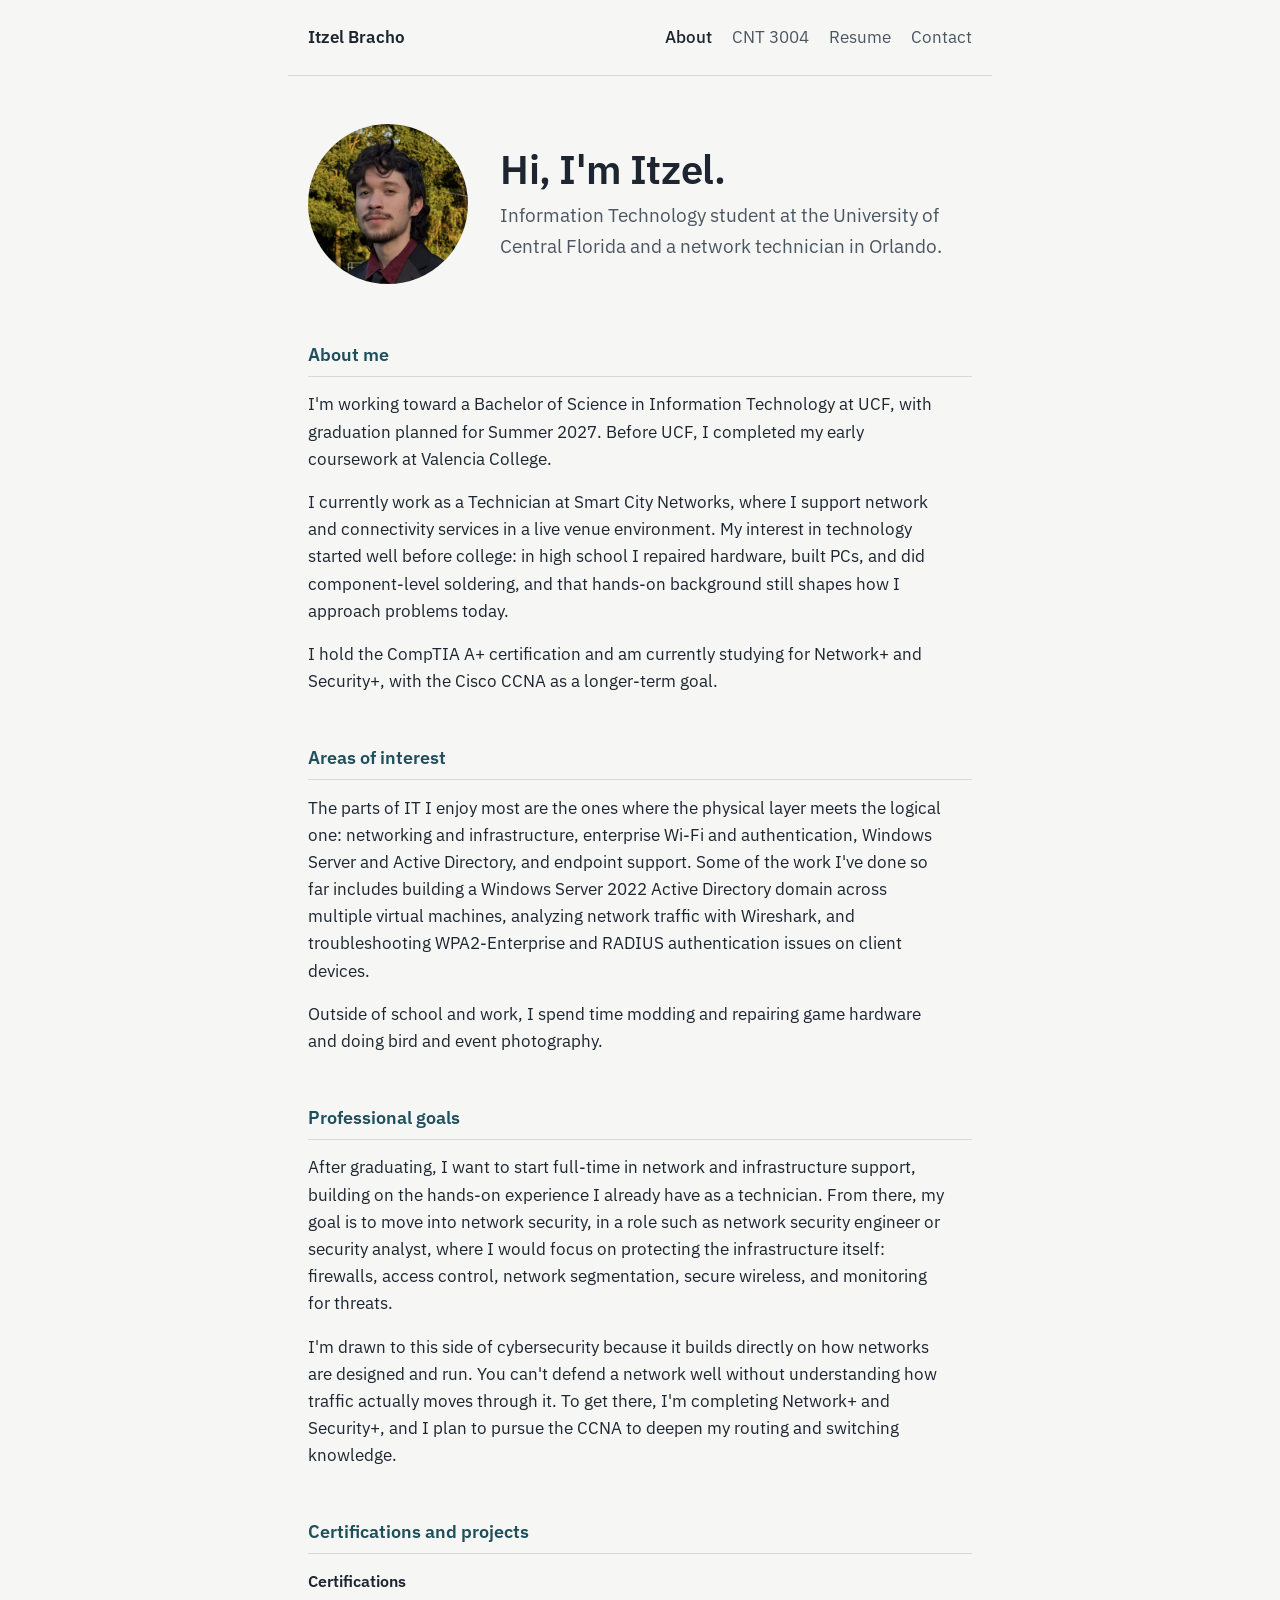
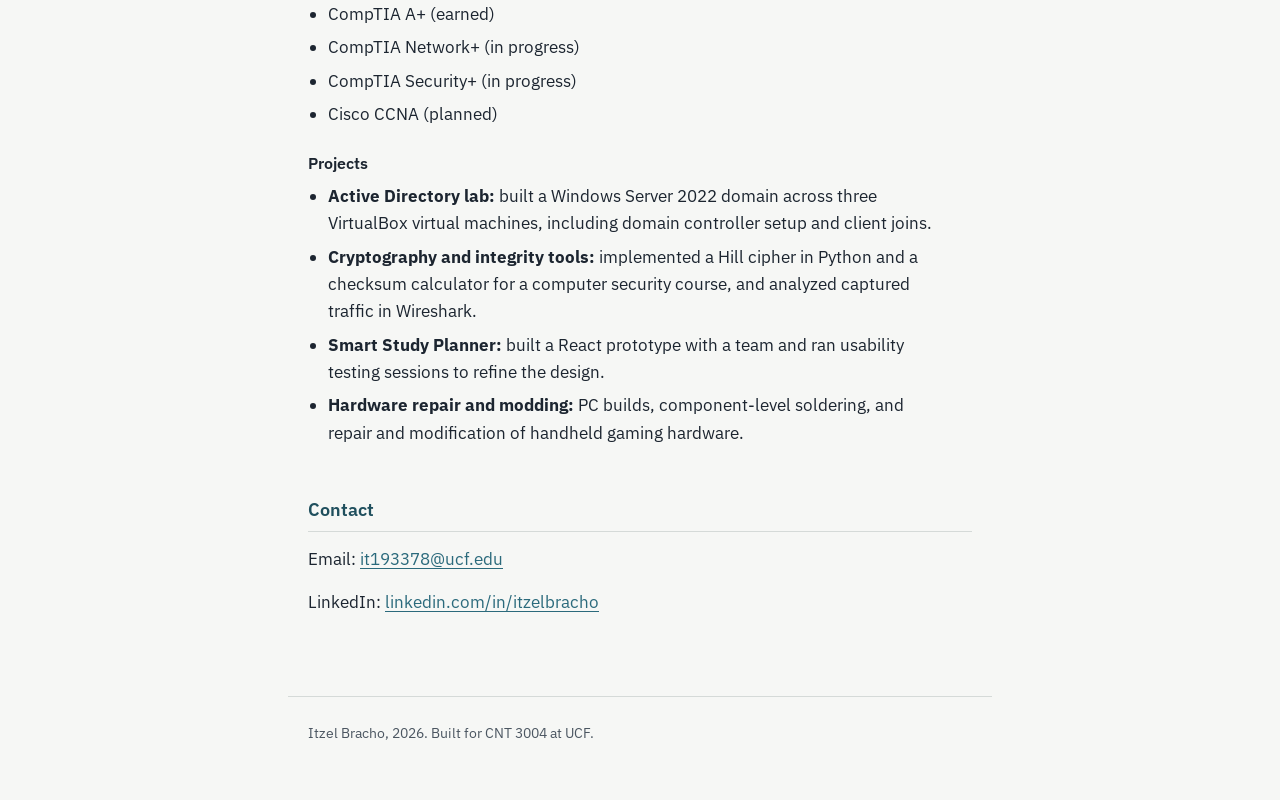
<file: index.html>
<!DOCTYPE html>
<html lang="en">
<head>
  <meta charset="UTF-8">
  <meta name="viewport" content="width=device-width, initial-scale=1">
  <title>Itzel Bracho | IT Student and Technician</title>
  <link rel="preconnect" href="https://fonts.googleapis.com">
  <link href="https://fonts.googleapis.com/css2?family=IBM+Plex+Sans:wght@400;500;600&display=swap" rel="stylesheet">
  <link rel="stylesheet" href="style.css">
</head>
<body>

  <header class="site-header">
    <a class="wordmark" href="index.html">Itzel Bracho</a>
    <nav>
      <a href="index.html" aria-current="page">About</a>
      <a href="cnt3004.html">CNT 3004</a>
      <a href="resume.pdf">Resume</a>
      <a href="#contact">Contact</a>
    </nav>
  </header>

  <main>

    <section class="intro">
      <img class="portrait" src="photo.jpg" alt="Itzel Bracho">
      <div>
        <h1>Hi, I'm Itzel.</h1>
        <p class="lede">Information Technology student at the University of Central Florida and a network technician in Orlando.</p>
      </div>
    </section>

    <section id="about">
      <h2>About me</h2>
      <p>I'm working toward a Bachelor of Science in Information Technology at UCF, with graduation planned for Summer 2027. Before UCF, I completed my early coursework at Valencia College.</p>
      <p>I currently work as a Technician at Smart City Networks, where I support network and connectivity services in a live venue environment. My interest in technology started well before college: in high school I repaired hardware, built PCs, and did component-level soldering, and that hands-on background still shapes how I approach problems today.</p>
      <p>I hold the CompTIA A+ certification and am currently studying for Network+ and Security+, with the Cisco CCNA as a longer-term goal.</p>
    </section>

    <section id="interests">
      <h2>Areas of interest</h2>
      <p>The parts of IT I enjoy most are the ones where the physical layer meets the logical one: networking and infrastructure, enterprise Wi-Fi and authentication, Windows Server and Active Directory, and endpoint support. Some of the work I've done so far includes building a Windows Server 2022 Active Directory domain across multiple virtual machines, analyzing network traffic with Wireshark, and troubleshooting WPA2-Enterprise and RADIUS authentication issues on client devices.</p>
      <p>Outside of school and work, I spend time modding and repairing game hardware and doing bird and event photography.</p>
    </section>

    <section id="goals">
      <h2>Professional goals</h2>
      <p>After graduating, I want to start full-time in network and infrastructure support, building on the hands-on experience I already have as a technician. From there, my goal is to move into network security, in a role such as network security engineer or security analyst, where I would focus on protecting the infrastructure itself: firewalls, access control, network segmentation, secure wireless, and monitoring for threats.</p>
      <p>I'm drawn to this side of cybersecurity because it builds directly on how networks are designed and run. You can't defend a network well without understanding how traffic actually moves through it. To get there, I'm completing Network+ and Security+, and I plan to pursue the CCNA to deepen my routing and switching knowledge.</p>
    </section>

    <section id="certifications">
      <h2>Certifications and projects</h2>
      <h3>Certifications</h3>
      <ul>
        <li>CompTIA A+ (earned)</li>
        <li>CompTIA Network+ (in progress)</li>
        <li>CompTIA Security+ (in progress)</li>
        <li>Cisco CCNA (planned)</li>
      </ul>
      <h3>Projects</h3>
      <ul>
        <li><strong>Active Directory lab:</strong> built a Windows Server 2022 domain across three VirtualBox virtual machines, including domain controller setup and client joins.</li>
        <li><strong>Cryptography and integrity tools:</strong> implemented a Hill cipher in Python and a checksum calculator for a computer security course, and analyzed captured traffic in Wireshark.</li>
        <li><strong>Smart Study Planner:</strong> built a React prototype with a team and ran usability testing sessions to refine the design.</li>
        <li><strong>Hardware repair and modding:</strong> PC builds, component-level soldering, and repair and modification of handheld gaming hardware.</li>
      </ul>
    </section>

    <section id="contact">
      <h2>Contact</h2>
      <p>Email: <a href="mailto:it193378@ucf.edu">it193378@ucf.edu</a></p>
      <p>LinkedIn: <a href="https://www.linkedin.com/in/itzelbracho">linkedin.com/in/itzelbracho</a></p>
    </section>

  </main>

  <footer>
    <p>Itzel Bracho, 2026. Built for CNT 3004 at UCF.</p>
  </footer>

</body>
</html>
</file>
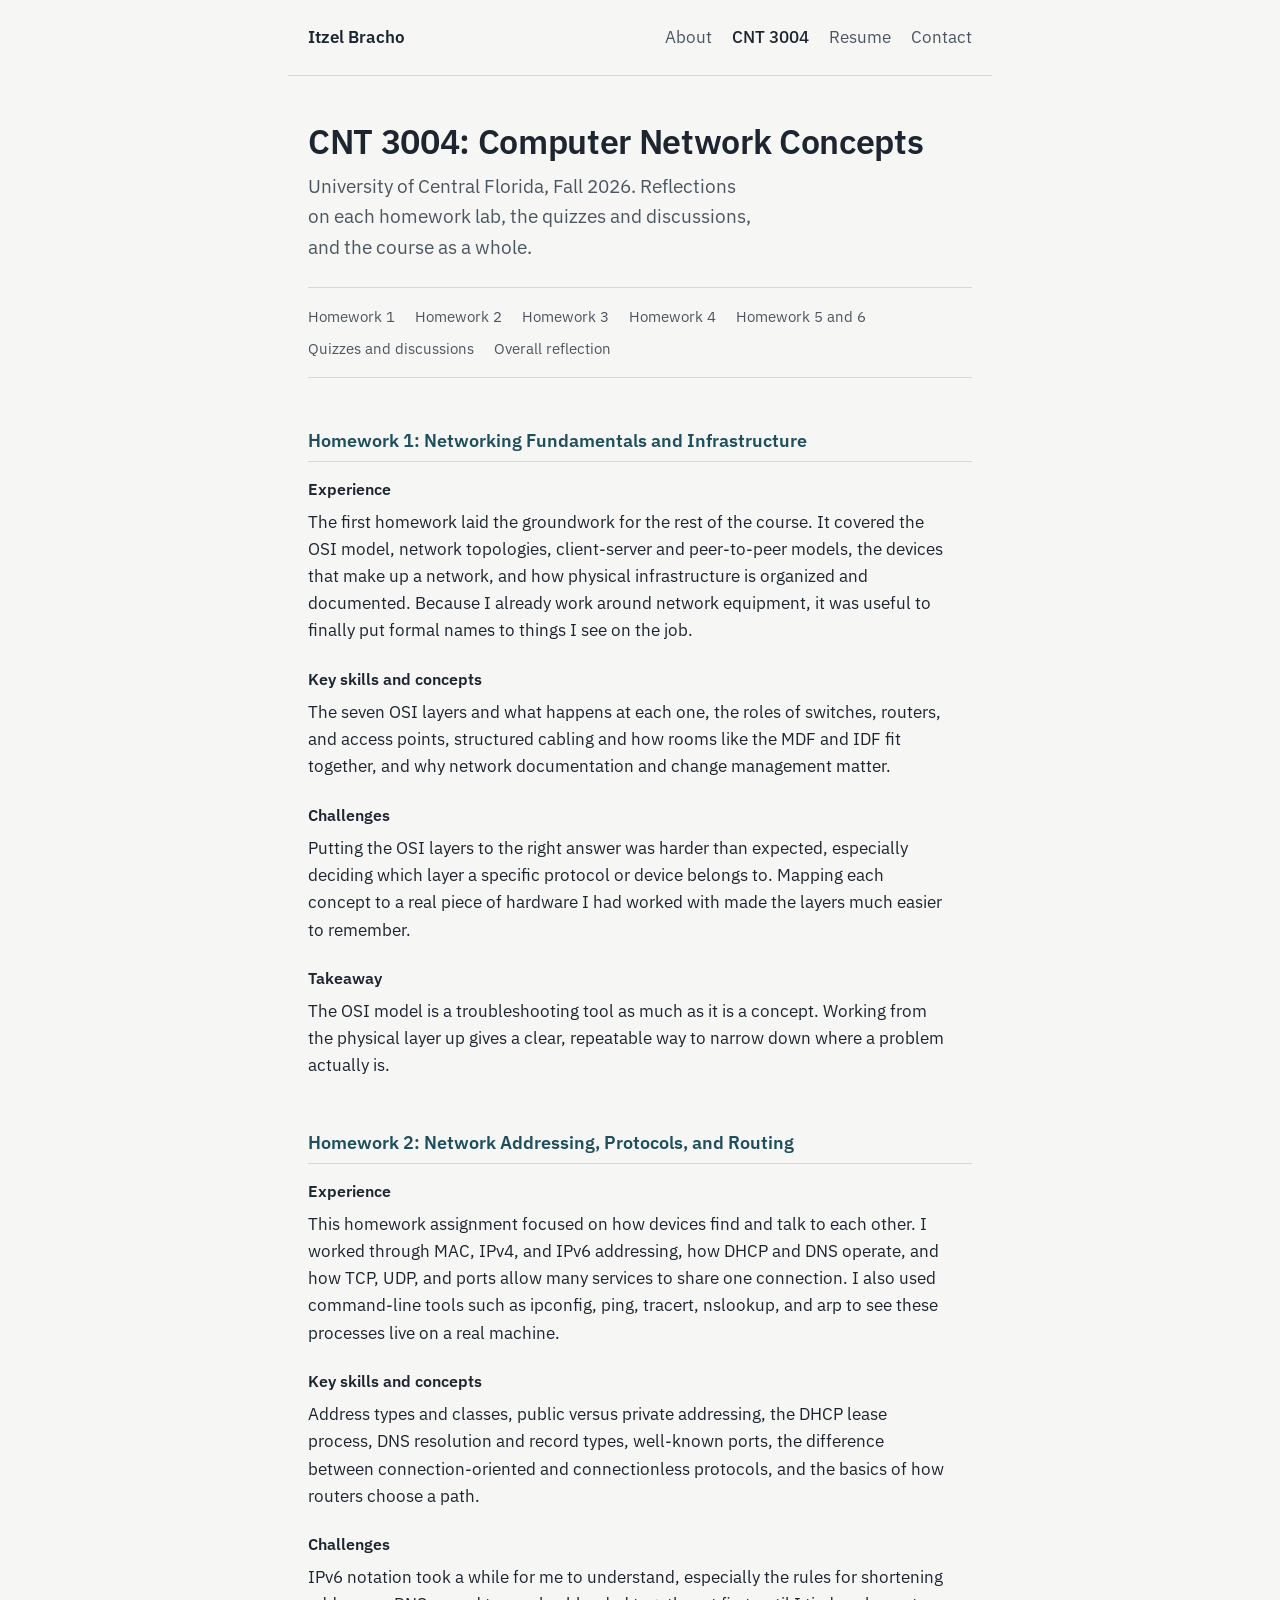
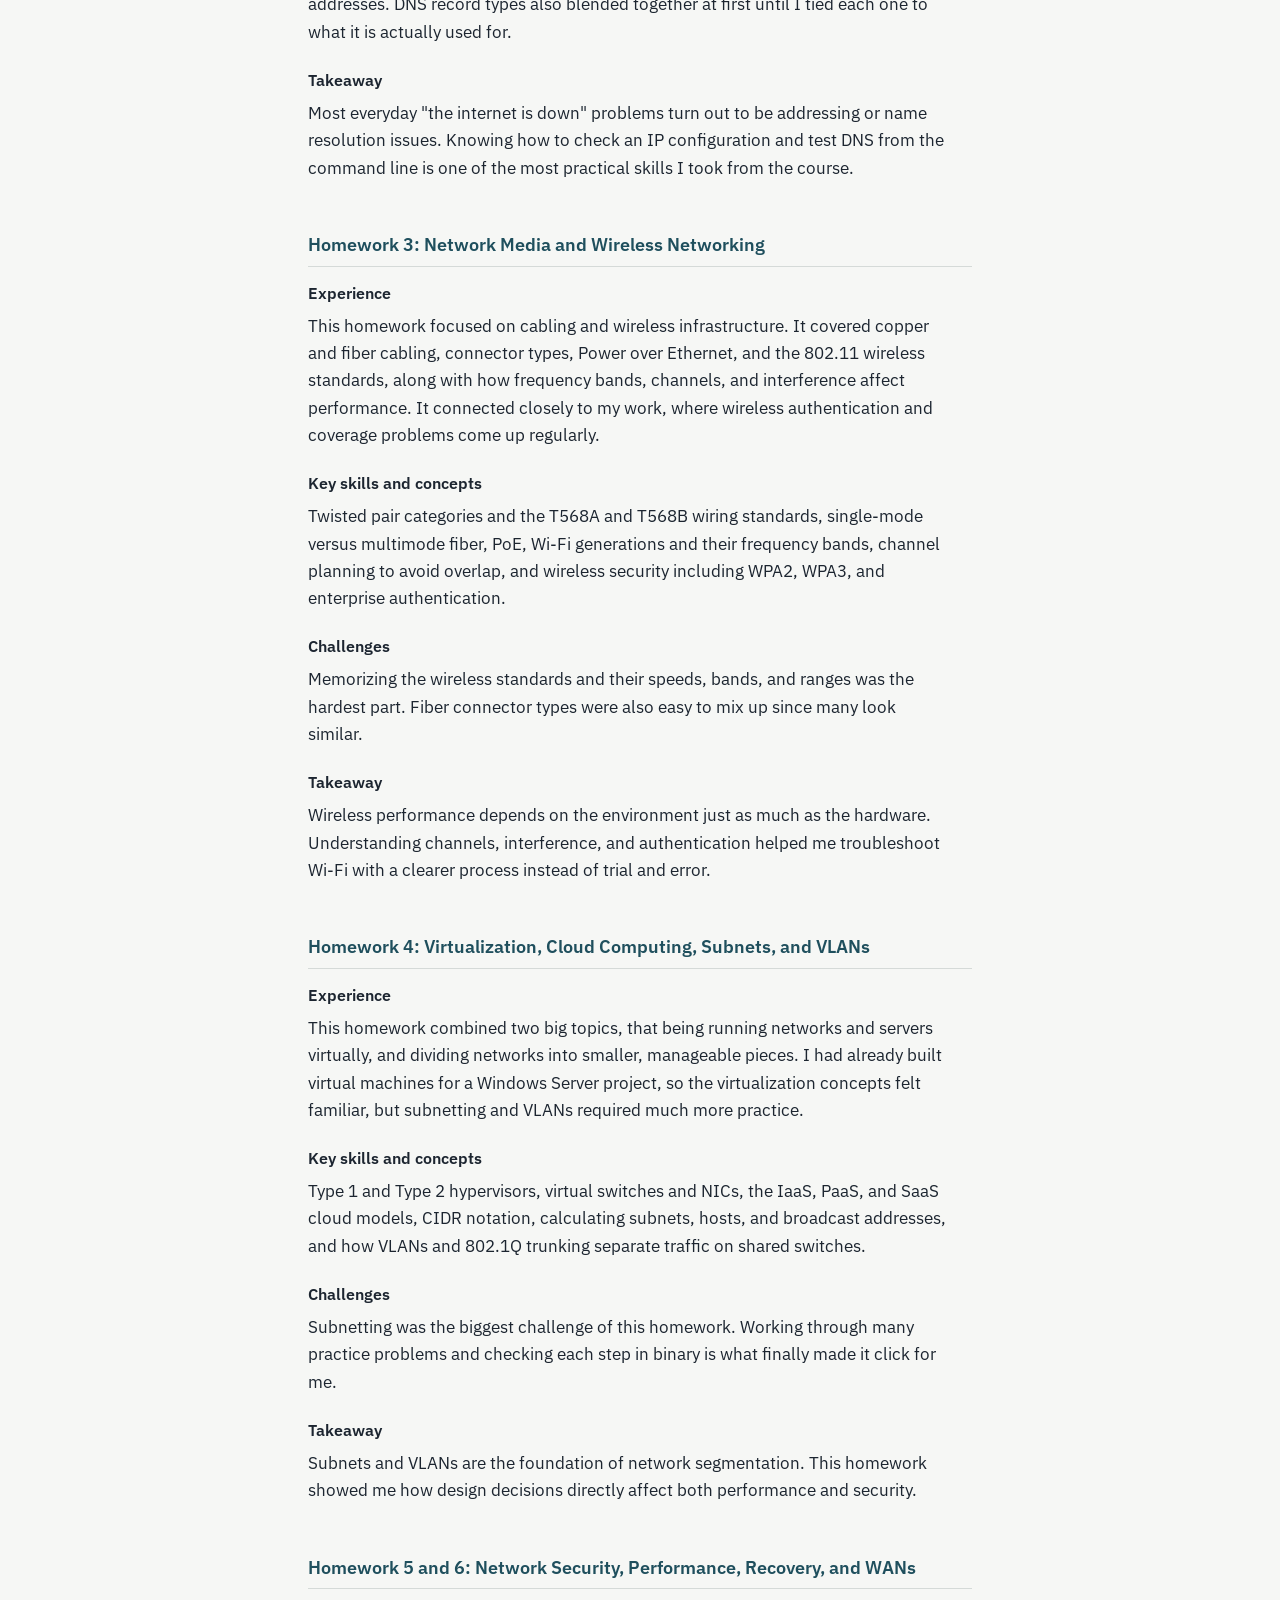
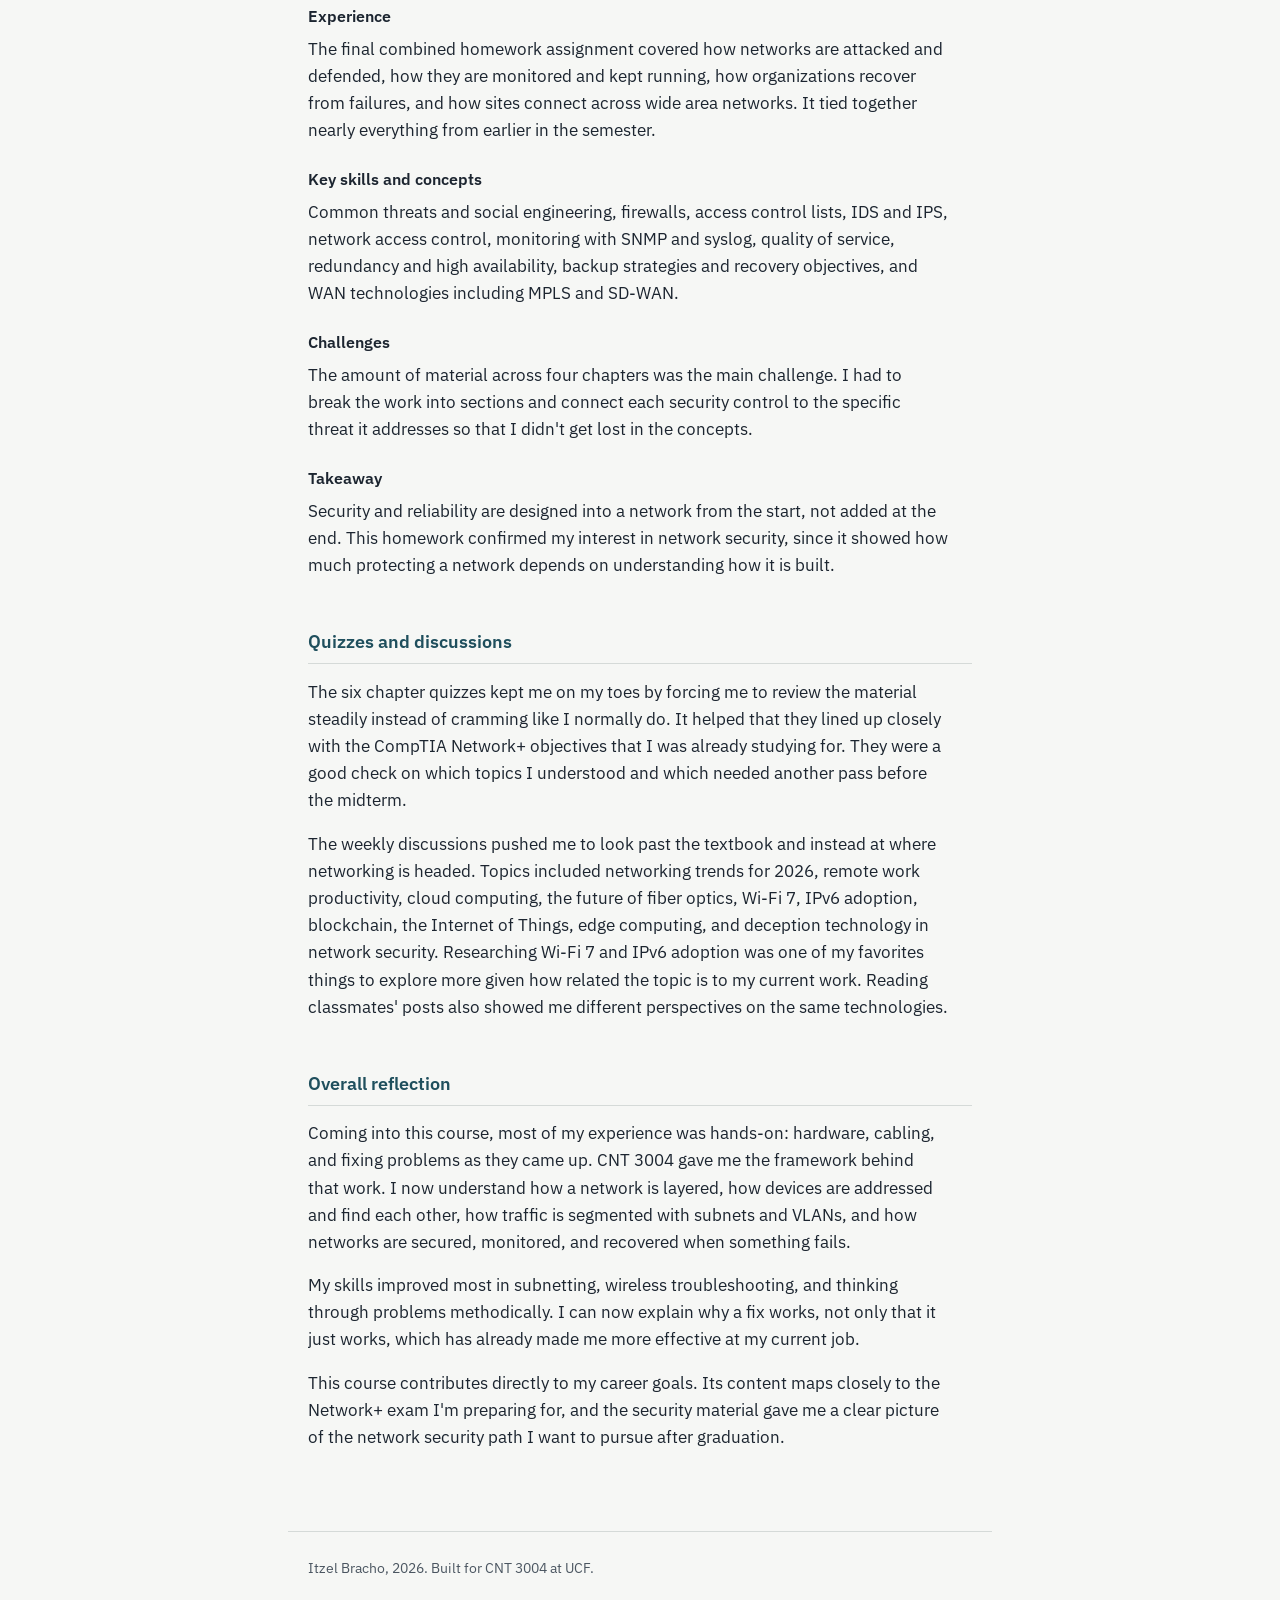
<file: cnt3004.html>
<!DOCTYPE html>
<html lang="en">
<head>
  <meta charset="UTF-8">
  <meta name="viewport" content="width=device-width, initial-scale=1">
  <title>CNT 3004 | Itzel Bracho</title>
  <link rel="preconnect" href="https://fonts.googleapis.com">
  <link href="https://fonts.googleapis.com/css2?family=IBM+Plex+Sans:wght@400;500;600&display=swap" rel="stylesheet">
  <link rel="stylesheet" href="style.css">
</head>
<body>

  <header class="site-header">
    <a class="wordmark" href="index.html">Itzel Bracho</a>
    <nav>
      <a href="index.html">About</a>
      <a href="cnt3004.html" aria-current="page">CNT 3004</a>
      <a href="resume.pdf">Resume</a>
      <a href="index.html#contact">Contact</a>
    </nav>
  </header>

  <main>

    <section class="page-intro">
      <h1>CNT 3004: Computer Network Concepts</h1>
      <p class="lede">University of Central Florida, Fall 2026. Reflections on each homework lab, the quizzes and discussions, and the course as a whole.</p>
      <nav class="toc" aria-label="On this page">
        <a href="#hw1">Homework 1</a>
        <a href="#hw2">Homework 2</a>
        <a href="#hw3">Homework 3</a>
        <a href="#hw4">Homework 4</a>
        <a href="#hw5-6">Homework 5 and 6</a>
        <a href="#quizzes-discussions">Quizzes and discussions</a>
        <a href="#overall">Overall reflection</a>
      </nav>
    </section>

    <section id="hw1" class="entry">
      <h2>Homework 1: Networking Fundamentals and Infrastructure</h2>
      <h3>Experience</h3>
      <p>The first homework laid the groundwork for the rest of the course. It covered the OSI model, network topologies, client-server and peer-to-peer models, the devices that make up a network, and how physical infrastructure is organized and documented. Because I already work around network equipment, it was useful to finally put formal names to things I see on the job.</p>
      <h3>Key skills and concepts</h3>
      <p>The seven OSI layers and what happens at each one, the roles of switches, routers, and access points, structured cabling and how rooms like the MDF and IDF fit together, and why network documentation and change management matter.</p>
      <h3>Challenges</h3>
      <p>Putting the OSI layers to the right answer was harder than expected, especially deciding which layer a specific protocol or device belongs to. Mapping each concept to a real piece of hardware I had worked with made the layers much easier to remember.</p>
      <h3>Takeaway</h3>
      <p>The OSI model is a troubleshooting tool as much as it is a concept. Working from the physical layer up gives a clear, repeatable way to narrow down where a problem actually is.</p>
    </section>

    <section id="hw2" class="entry">
      <h2>Homework 2: Network Addressing, Protocols, and Routing</h2>
      <h3>Experience</h3>
      <p>This homework assignment focused on how devices find and talk to each other. I worked through MAC, IPv4, and IPv6 addressing, how DHCP and DNS operate, and how TCP, UDP, and ports allow many services to share one connection. I also used command-line tools such as ipconfig, ping, tracert, nslookup, and arp to see these processes live on a real machine.</p>
      <h3>Key skills and concepts</h3>
      <p>Address types and classes, public versus private addressing, the DHCP lease process, DNS resolution and record types, well-known ports, the difference between connection-oriented and connectionless protocols, and the basics of how routers choose a path.</p>
      <h3>Challenges</h3>
      <p>IPv6 notation took a while for me to understand, especially the rules for shortening addresses. DNS record types also blended together at first until I tied each one to what it is actually used for.</p>
      <h3>Takeaway</h3>
      <p>Most everyday "the internet is down" problems turn out to be addressing or name resolution issues. Knowing how to check an IP configuration and test DNS from the command line is one of the most practical skills I took from the course.</p>
    </section>

    <section id="hw3" class="entry">
      <h2>Homework 3: Network Media and Wireless Networking</h2>
      <h3>Experience</h3>
      <p>This homework focused on cabling and wireless infrastructure. It covered copper and fiber cabling, connector types, Power over Ethernet, and the 802.11 wireless standards, along with how frequency bands, channels, and interference affect performance. It connected closely to my work, where wireless authentication and coverage problems come up regularly.</p>
      <h3>Key skills and concepts</h3>
      <p>Twisted pair categories and the T568A and T568B wiring standards, single-mode versus multimode fiber, PoE, Wi-Fi generations and their frequency bands, channel planning to avoid overlap, and wireless security including WPA2, WPA3, and enterprise authentication.</p>
      <h3>Challenges</h3>
      <p>Memorizing the wireless standards and their speeds, bands, and ranges was the hardest part. Fiber connector types were also easy to mix up since many look similar.</p>
      <h3>Takeaway</h3>
      <p>Wireless performance depends on the environment just as much as the hardware. Understanding channels, interference, and authentication helped me troubleshoot Wi-Fi with a clearer process instead of trial and error.</p>
    </section>

    <section id="hw4" class="entry">
      <h2>Homework 4: Virtualization, Cloud Computing, Subnets, and VLANs</h2>
      <h3>Experience</h3>
      <p>This homework combined two big topics, that being running networks and servers virtually, and dividing networks into smaller, manageable pieces. I had already built virtual machines for a Windows Server project, so the virtualization concepts felt familiar, but subnetting and VLANs required much more practice.</p>
      <h3>Key skills and concepts</h3>
      <p>Type 1 and Type 2 hypervisors, virtual switches and NICs, the IaaS, PaaS, and SaaS cloud models, CIDR notation, calculating subnets, hosts, and broadcast addresses, and how VLANs and 802.1Q trunking separate traffic on shared switches.</p>
      <h3>Challenges</h3>
      <p>Subnetting was the biggest challenge of this homework. Working through many practice problems and checking each step in binary is what finally made it click for me.</p>
      <h3>Takeaway</h3>
      <p>Subnets and VLANs are the foundation of network segmentation. This homework showed me how design decisions directly affect both performance and security.</p>
    </section>

    <section id="hw5-6" class="entry">
      <h2>Homework 5 and 6: Network Security, Performance, Recovery, and WANs</h2>
      <h3>Experience</h3>
      <p>The final combined homework assignment covered how networks are attacked and defended, how they are monitored and kept running, how organizations recover from failures, and how sites connect across wide area networks. It tied together nearly everything from earlier in the semester.</p>
      <h3>Key skills and concepts</h3>
      <p>Common threats and social engineering, firewalls, access control lists, IDS and IPS, network access control, monitoring with SNMP and syslog, quality of service, redundancy and high availability, backup strategies and recovery objectives, and WAN technologies including MPLS and SD-WAN.</p>
      <h3>Challenges</h3>
      <p>The amount of material across four chapters was the main challenge. I had to break the work into sections and connect each security control to the specific threat it addresses so that I didn't get lost in the concepts.</p>
      <h3>Takeaway</h3>
      <p>Security and reliability are designed into a network from the start, not added at the end. This homework confirmed my interest in network security, since it showed how much protecting a network depends on understanding how it is built.</p>
    </section>

    <section id="quizzes-discussions" class="entry">
      <h2>Quizzes and discussions</h2>
      <p>The six chapter quizzes kept me on my toes by forcing me to review the material steadily instead of cramming like I normally do. It helped that they lined up closely with the CompTIA Network+ objectives that I was already studying for. They were a good check on which topics I understood and which needed another pass before the midterm.</p>
      <p>The weekly discussions pushed me to look past the textbook and instead at where networking is headed. Topics included networking trends for 2026, remote work productivity, cloud computing, the future of fiber optics, Wi-Fi 7, IPv6 adoption, blockchain, the Internet of Things, edge computing, and deception technology in network security. Researching Wi-Fi 7 and IPv6 adoption was one of my favorites things to explore more given how related the topic is to my current work. Reading classmates' posts also showed me different perspectives on the same technologies.</p>
    </section>

    <section id="overall" class="entry">
      <h2>Overall reflection</h2>
      <p>Coming into this course, most of my experience was hands-on: hardware, cabling, and fixing problems as they came up. CNT 3004 gave me the framework behind that work. I now understand how a network is layered, how devices are addressed and find each other, how traffic is segmented with subnets and VLANs, and how networks are secured, monitored, and recovered when something fails.</p>
      <p>My skills improved most in subnetting, wireless troubleshooting, and thinking through problems methodically. I can now explain why a fix works, not only that it just works, which has already made me more effective at my current job.</p>
      <p>This course contributes directly to my career goals. Its content maps closely to the Network+ exam I'm preparing for, and the security material gave me a clear picture of the network security path I want to pursue after graduation.</p>
    </section>

  </main>

  <footer>
    <p>Itzel Bracho, 2026. Built for CNT 3004 at UCF.</p>
  </footer>

</body>
</html>
</file>
<file: style.css>
:root {
  --paper: #f6f7f5;
  --ink: #1c2530;
  --ink-soft: #4b5661;
  --rule: #d5dad8;
  --accent: #2b6a7c;
  --accent-deep: #1f4f5d;
}

* { box-sizing: border-box; }

html { scroll-behavior: smooth; }
@media (prefers-reduced-motion: reduce) { html { scroll-behavior: auto; } }

body {
  margin: 0;
  background: var(--paper);
  color: var(--ink);
  font-family: "IBM Plex Sans", "Segoe UI", Helvetica, Arial, sans-serif;
  font-size: 1.0625rem;
  line-height: 1.6;
}

a { color: var(--accent); text-underline-offset: 3px; }
a:hover { color: var(--accent-deep); }
a:focus-visible { outline: 2px solid var(--accent); outline-offset: 3px; }

.site-header {
  max-width: 44rem;
  margin: 0 auto;
  padding: 1.5rem 1.25rem;
  display: flex;
  justify-content: space-between;
  align-items: baseline;
  gap: 1rem;
  flex-wrap: wrap;
  border-bottom: 1px solid var(--rule);
}

.wordmark {
  font-weight: 600;
  color: var(--ink);
  text-decoration: none;
}

nav { display: flex; gap: 1.25rem; }
nav a { color: var(--ink-soft); text-decoration: none; }
nav a:hover { color: var(--ink); }

main {
  max-width: 44rem;
  margin: 0 auto;
  padding: 3rem 1.25rem 4rem;
}

.intro {
  display: flex;
  gap: 2rem;
  align-items: center;
  margin-bottom: 3.5rem;
}

.portrait {
  width: 160px;
  height: 160px;
  object-fit: cover;
  border-radius: 50%;
  flex-shrink: 0;
  background: var(--rule);
}

h1 {
  font-size: 2.5rem;
  font-weight: 600;
  line-height: 1.1;
  margin: 0 0 0.6rem;
  letter-spacing: -0.01em;
}

.lede {
  margin: 0;
  font-size: 1.2rem;
  color: var(--ink-soft);
  max-width: 28rem;
}

section + section { margin-top: 3rem; }

h2 {
  font-size: 1.15rem;
  font-weight: 600;
  margin: 0 0 0.9rem;
  padding-bottom: 0.4rem;
  border-bottom: 1px solid var(--rule);
  color: var(--accent-deep);
}

p { margin: 0 0 1rem; max-width: 40rem; }

footer {
  max-width: 44rem;
  margin: 0 auto;
  padding: 1.5rem 1.25rem 2.5rem;
  border-top: 1px solid var(--rule);
  color: var(--ink-soft);
  font-size: 0.9rem;
}

@media (max-width: 560px) {
  .intro { flex-direction: column; align-items: flex-start; gap: 1.25rem; }
  .portrait { width: 128px; height: 128px; }
  h1 { font-size: 2rem; }
}

/* Part 2 additions */
nav a[aria-current="page"] { color: var(--ink); font-weight: 500; }

h3 {
  font-size: 1rem;
  font-weight: 600;
  margin: 1.4rem 0 0.4rem;
  color: var(--ink);
}
h2 + h3 { margin-top: 0.5rem; }

ul { margin: 0 0 1rem; padding-left: 1.25rem; max-width: 40rem; }
li { margin-bottom: 0.4rem; }

.page-intro { margin-bottom: 3rem; }
.page-intro h1 { font-size: 2.1rem; }

.toc {
  display: flex;
  flex-wrap: wrap;
  gap: 0.5rem 1.25rem;
  margin-top: 1.5rem;
  padding: 1rem 0;
  border-top: 1px solid var(--rule);
  border-bottom: 1px solid var(--rule);
}
.toc a { color: var(--ink-soft); text-decoration: none; font-size: 0.95rem; }
.toc a:hover { color: var(--accent); }

.entry { scroll-margin-top: 1.5rem; }

@media (max-width: 560px) {
  .page-intro h1 { font-size: 1.7rem; }
  nav { gap: 0.9rem; }
}
</file>
